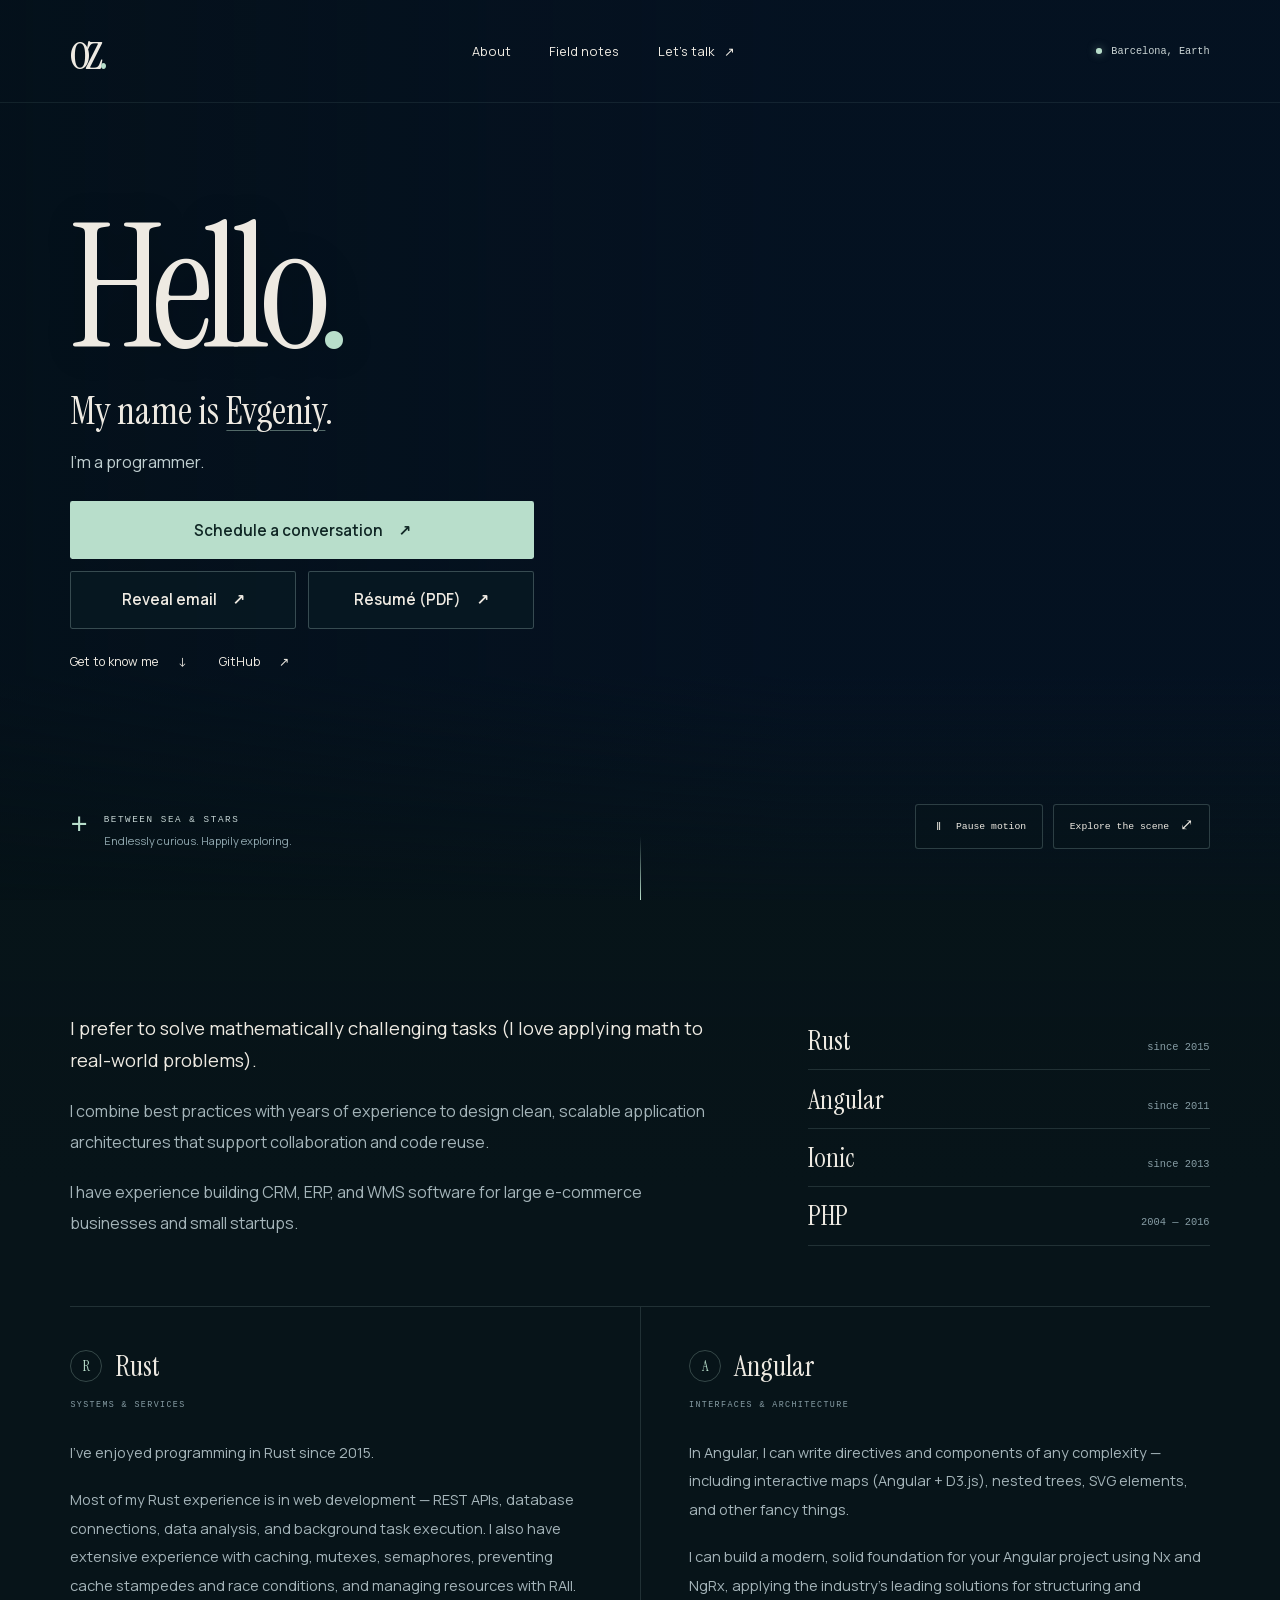
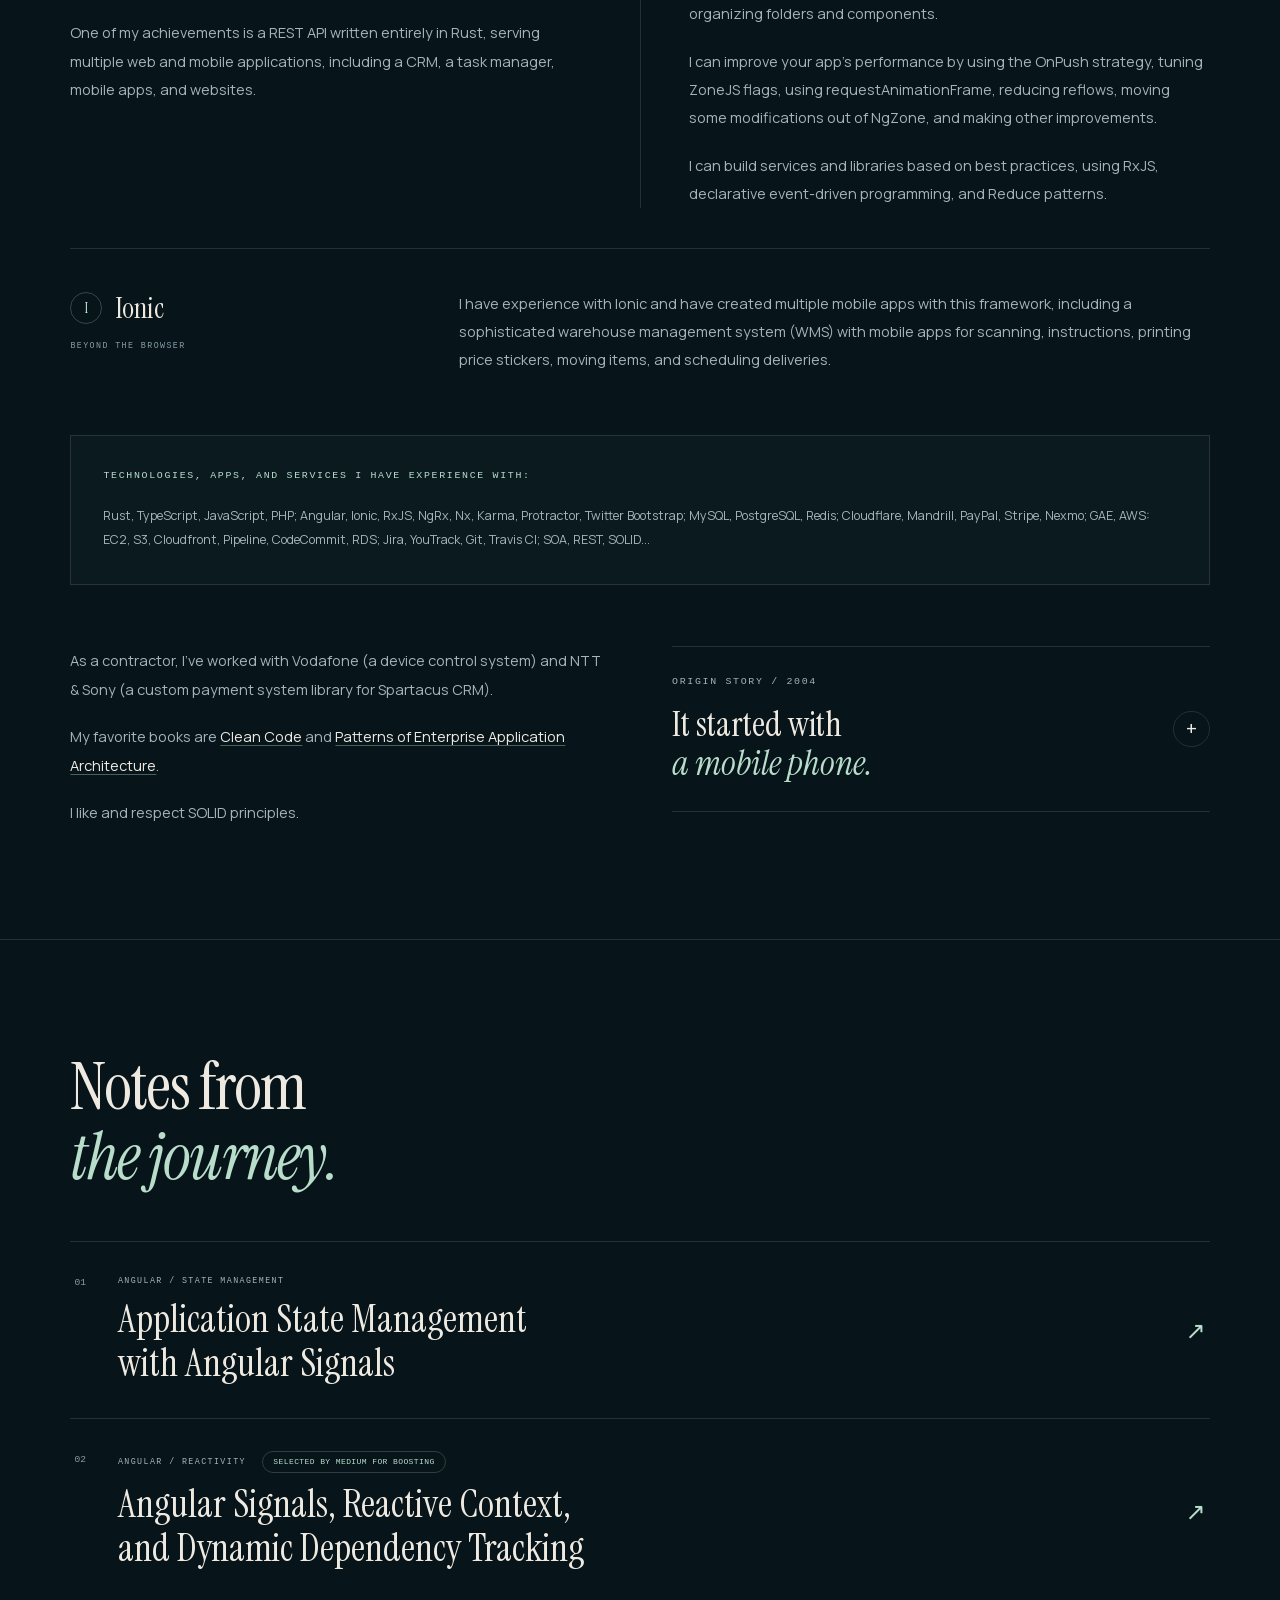
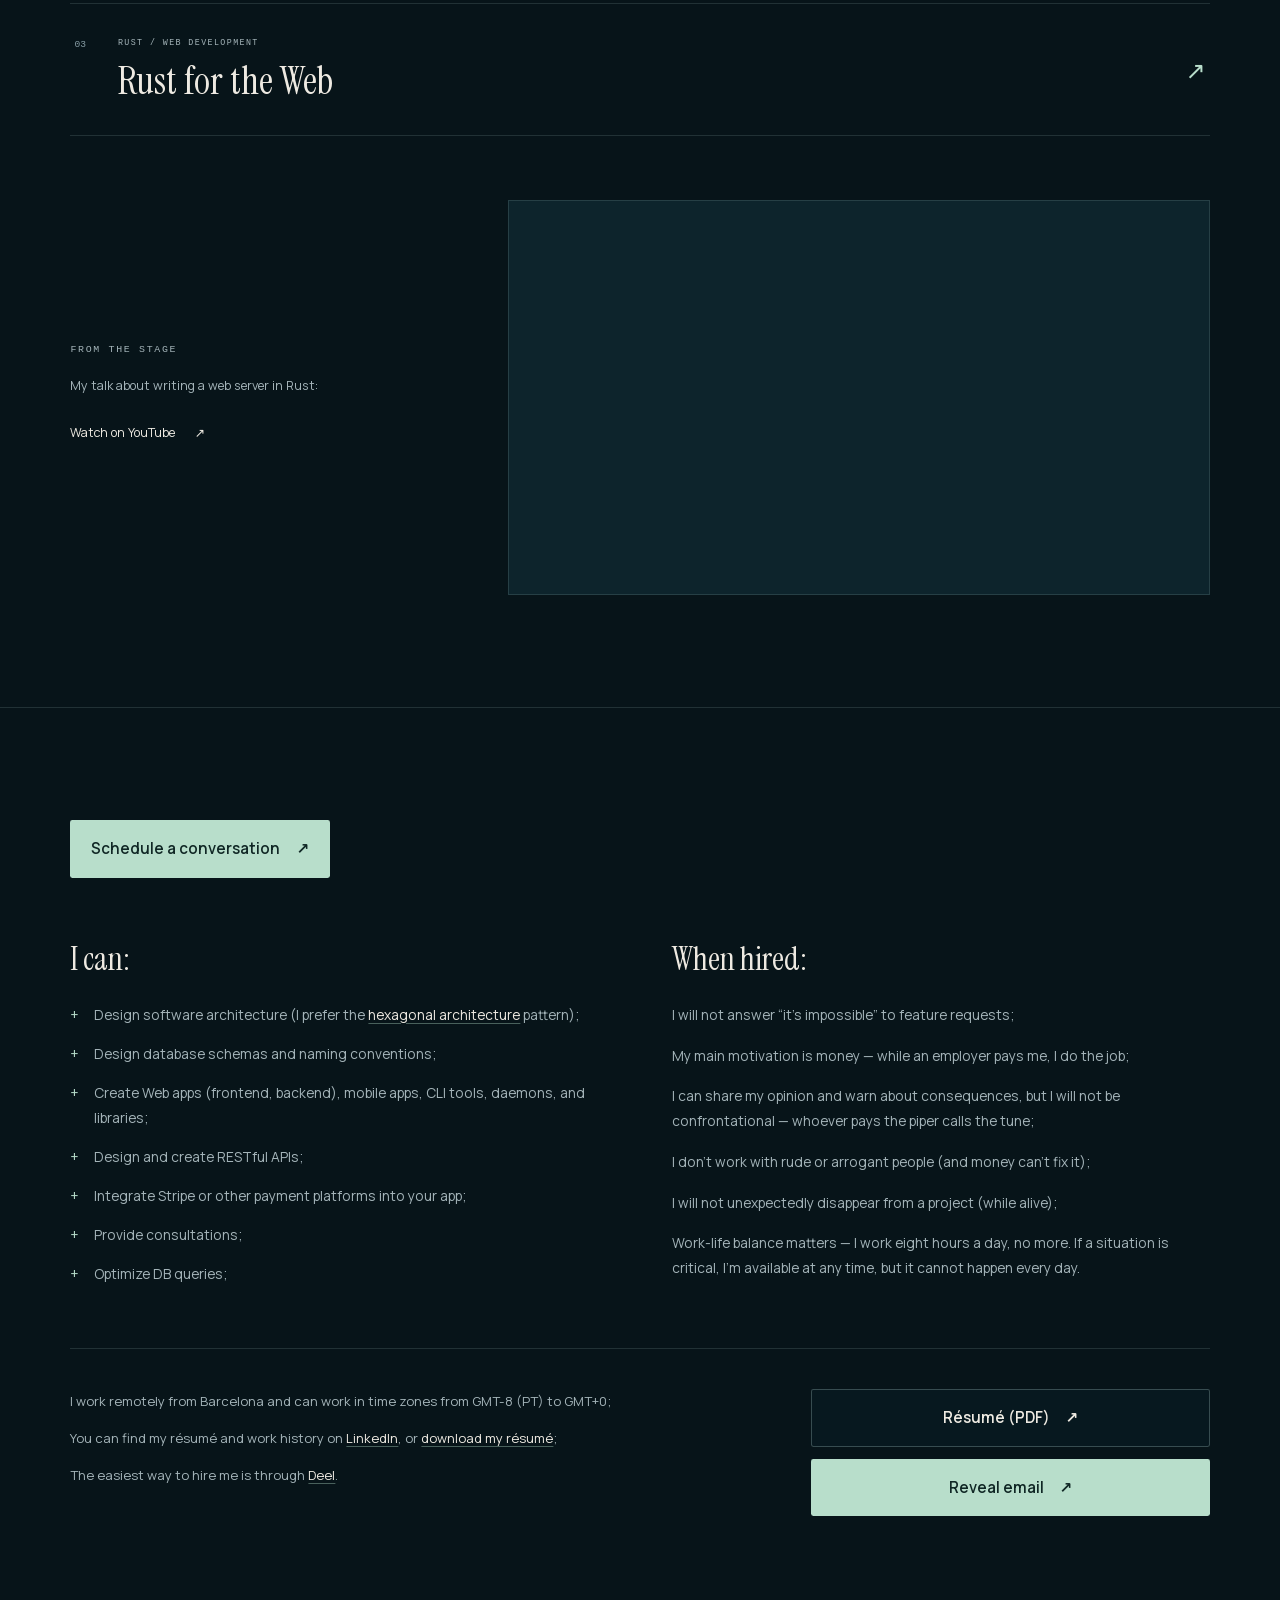
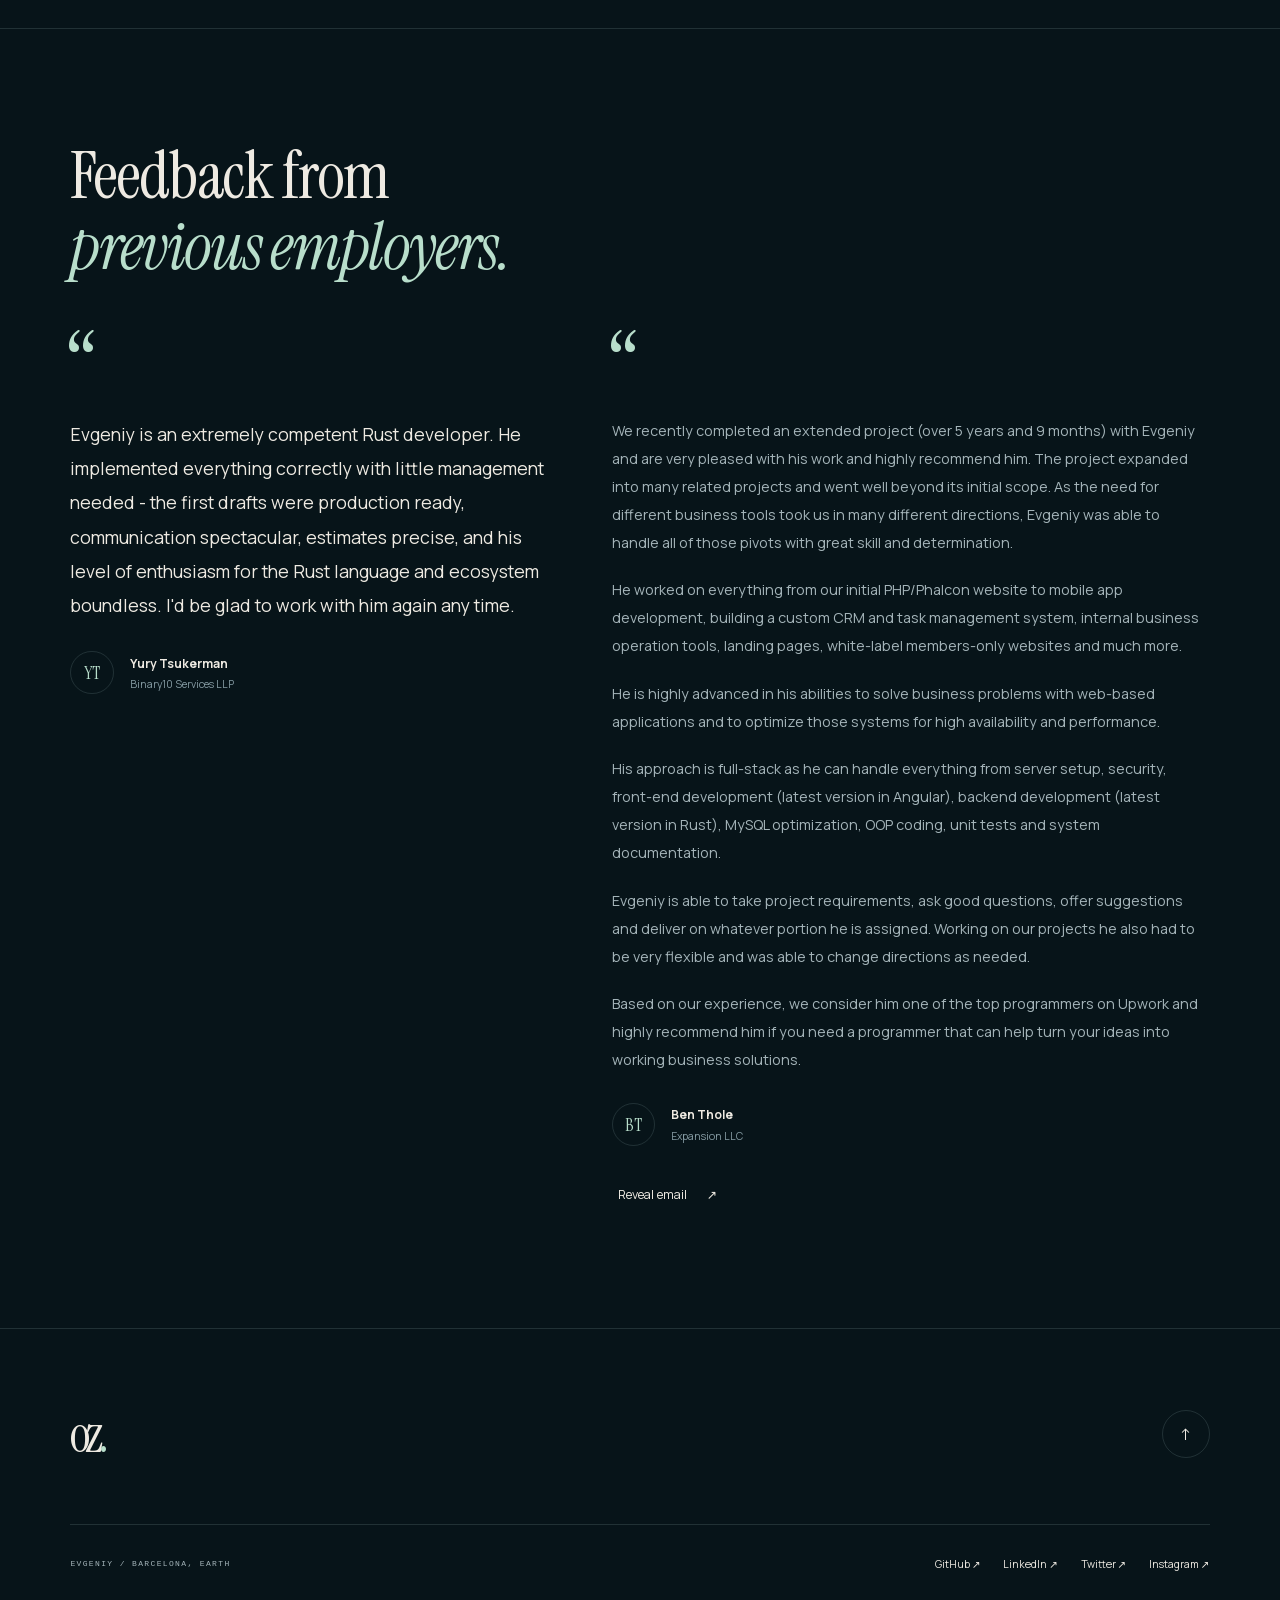
<file: index.html>
<!DOCTYPE html>
<html lang="en">
<head>
  <meta charset="UTF-8">
  <meta name="viewport" content="width=device-width, initial-scale=1, viewport-fit=cover">
  <meta name="theme-color" content="#071419">
  <meta name="description" content="Evgeniy (OZ). Programmer in Barcelona. Rust, Angular, Ionic, software architecture, and a love of solving real-world problems with math.">
  <meta property="og:title" content="Evgeniy / OZ — Between sea & stars">
  <meta property="og:description" content="Evgeniy (OZ). Rust, Angular, Ionic, and software architecture.">
  <meta property="og:type" content="website">
  <meta property="og:url" content="https://jamm.dev/">
  <meta property="og:image" content="https://jamm.dev/assets/pelagic-orbit.jpg?v=3d-32">
  <title>Evgeniy / OZ — Between sea & stars</title>
  <link rel="icon" href="./favicon.png" type="image/png">
  <link rel="preload" href="./assets/fonts/instrument-serif.woff2" as="font" type="font/woff2" crossorigin>
  <link rel="preload" href="./assets/fonts/manrope.woff2" as="font" type="font/woff2" crossorigin>
  <link rel="stylesheet" href="./styles.css?v=3d-32">
  <script type="module" src="./js/site.js?v=3d-33"></script>
</head>
<body>
  <a class="skip-link" href="#about">Skip to content</a>

  <div class="scene" id="scene" aria-hidden="true" data-renderer="still">
    <picture class="scene-poster">
      <img src="./assets/pelagic-orbit.jpg?v=3d-32" width="1672" height="941" alt="" fetchpriority="high" decoding="async">
    </picture>
    <canvas id="scene-canvas"></canvas>
    <div class="scene-shade"></div>
  </div>

  <header class="site-header" id="top">
    <a href="#top" class="wordmark" aria-label="OZ — back to top">oz<span aria-hidden="true">.</span></a>
    <nav aria-label="Main navigation">
      <a href="#about">About</a>
      <a href="#notes">Field notes</a>
      <a href="#contact">Let’s talk <span aria-hidden="true">↗</span></a>
    </nav>
    <span class="location"><span class="status-dot" aria-hidden="true"></span>Barcelona, Earth</span>
  </header>

  <main id="page-content">
    <section class="hero" aria-labelledby="hello-title" id="hero">
      <div class="hero-content">
        <h1 id="hello-title">Hello<span class="accent">.</span></h1>
        <p class="hero-name">My name is <a href="https://en.wikipedia.org/wiki/Eugene_(given_name)" target="_blank" rel="noopener noreferrer">Evgeniy</a>.</p>
        <p class="hero-role">I’m a programmer.</p>
        <div class="hero-actions">
          <a class="button button-primary contact-action schedule-action" href="https://calendly.com/e-oz" target="_blank" rel="noopener noreferrer">Schedule a conversation <span aria-hidden="true">↗</span></a>
          <button class="button button-glass contact-action" type="button" hidden data-email="oz at jamm_dotdev" data-test-id="hero-email">Reveal email <span aria-hidden="true">↗</span></button>
          <a class="button button-glass contact-action" href="./resume.pdf">Résumé (PDF) <span aria-hidden="true">↗</span></a>
          <noscript><p>Email: oz [at] jamm [dot] dev</p></noscript>
        </div>
        <div class="hero-links">
          <a class="text-link" href="#about">Get to know me <span aria-hidden="true">↓</span></a>
          <a class="text-link" href="https://github.com/e-oz" target="_blank" rel="noopener noreferrer">GitHub <span aria-hidden="true">↗</span></a>
        </div>
      </div>
      <div class="hero-footer">
        <div class="hero-caption"><span class="crosshair" aria-hidden="true">+</span><div><span class="eyebrow">Between sea & stars</span><p>Endlessly curious. Happily exploring.</p></div></div>
        <div class="scene-controls">
          <button class="motion-button" type="button" data-motion-toggle hidden data-paused="false"><span data-motion-icon aria-hidden="true">Ⅱ</span><span data-motion-label>Pause motion</span></button>
          <button class="explore-button" type="button" id="explore-scene" hidden>Explore the scene <span aria-hidden="true">⤢</span></button>
        </div>
      </div>
      <a class="scroll-cue" href="#about" aria-label="Scroll to about"><span></span></a>
    </section>

    <div class="reading-surface">
      <section class="section about-section" id="about" aria-label="About Evgeniy">
        <div class="about-intro">
          <div class="prose intro-prose">
            <p>I prefer to solve mathematically challenging tasks (I love applying math to real-world problems).</p>
            <p>I combine best practices with years of experience to design clean, scalable application architectures that support collaboration and code reuse.</p>
            <p>I have experience building CRM, ERP, and WMS software for large e-commerce businesses and small startups.</p>
          </div>
          <dl class="experience-list">
            <div><dt>Rust</dt><dd>since 2015</dd></div>
            <div><dt>Angular</dt><dd>since 2011</dd></div>
            <div><dt>Ionic</dt><dd>since 2013</dd></div>
            <div><dt>PHP</dt><dd>2004 — 2016</dd></div>
          </dl>
        </div>
        <div class="expertise-grid">
          <article class="expertise-block">
            <div class="block-heading"><span class="orbital-mark" aria-hidden="true">R</span><h3>Rust</h3><span class="eyebrow">Systems & services</span></div>
            <div class="prose">
              <p>I’ve enjoyed programming in Rust since 2015.</p>
              <p>Most of my Rust experience is in web development — REST APIs, database connections, data analysis, and background task execution. I also have extensive experience with caching, mutexes, semaphores, preventing cache stampedes and race conditions, and managing resources with RAII.</p>
              <p>One of my achievements is a REST API written entirely in Rust, serving multiple web and mobile applications, including a CRM, a task manager, mobile apps, and websites.</p>
            </div>
          </article>
          <article class="expertise-block">
            <div class="block-heading"><span class="orbital-mark" aria-hidden="true">A</span><h3>Angular</h3><span class="eyebrow">Interfaces & architecture</span></div>
            <div class="prose">
              <p>In Angular, I can write directives and components of any complexity — including interactive maps (Angular + D3.js), nested trees, SVG elements, and other fancy things.</p>
              <p>I can build a modern, solid foundation for your Angular project using Nx and NgRx, applying the industry’s leading solutions for structuring and organizing folders and components.</p>
              <p>I can improve your app’s performance by using the OnPush strategy, tuning ZoneJS flags, using requestAnimationFrame, reducing reflows, moving some modifications out of NgZone, and making other improvements.</p>
              <p>I can build services and libraries based on best practices, using RxJS, declarative event-driven programming, and Reduce patterns.</p>
            </div>
          </article>
          <article class="expertise-block ionic-block">
            <div class="block-heading"><span class="orbital-mark" aria-hidden="true">I</span><h3>Ionic</h3><span class="eyebrow">Beyond the browser</span></div>
            <div class="prose"><p>I have experience with Ionic and have created multiple mobile apps with this framework, including a sophisticated warehouse management system (WMS) with mobile apps for scanning, instructions, printing price stickers, moving items, and scheduling deliveries.</p></div>
          </article>
        </div>
        <div class="toolkit prose">
          <h3 class="eyebrow">Technologies, apps, and services I have experience with:</h3>
          <p>Rust, TypeScript, JavaScript, PHP; Angular, Ionic, RxJS, NgRx, Nx, Karma, Protractor, Twitter Bootstrap; MySQL, PostgreSQL, Redis; Cloudflare, Mandrill, PayPal, Stripe, Nexmo; GAE, AWS: EC2, S3, Cloudfront, Pipeline, CodeCommit, RDS; Jira, YouTrack, Git, Travis CI; SOA, REST, SOLID...</p>
        </div>
        <div class="principles-grid">
          <div class="prose"><p>As a contractor, I’ve worked with Vodafone (a device control system) and NTT &amp; Sony (a custom payment system library for Spartacus CRM).</p><p>My favorite books are <a href="https://www.oreilly.com/library/view/clean-code/9780136083238/" target="_blank" rel="noopener noreferrer">Clean Code</a> and <a href="https://martinfowler.com/books/eaa.html" target="_blank" rel="noopener noreferrer">Patterns of Enterprise Application Architecture</a>.</p><p>I like and respect SOLID principles.</p></div>
          <aside class="story">
            <details data-test-id="story">
              <summary><span><span class="eyebrow">Origin story / 2004</span><span class="story-title">It started with<br><em>a mobile phone.</em></span></span><span class="details-indicator" aria-hidden="true">+</span></summary>
              <div class="prose story-copy">
                <p>My passion for programming started at school.</p>
                <p>In 2004, I started earning money by making websites.</p>
                <p>One of my first tools was an FTP editor — a tool for uploading, removing, and editing files (mostly PHP scripts). It was designed for use on a mobile phone (in 2004, not every Russian youngster had a computer, so “mobile-first” was more than a motto for us).</p>
                <p>The most interesting part: I had just three hours of computer access to develop it. I wrote the rest of the code using the editor itself — yes, from a mobile phone.</p>
                <p>This tool helped dozens of people create their first websites (or WAP sites).</p>
                <p>It was challenging but extremely rewarding.</p>
              </div>
            </details>
          </aside>
        </div>
      </section>

      <section class="section notes-section" id="notes" aria-labelledby="notes-title">
        <div class="section-heading"><h2 id="notes-title">Notes from<br><em>the journey.</em></h2></div>
        <div class="article-list">
          <a class="article" href="https://medium.com/@eugeniyoz/application-state-management-with-angular-signals-b9c8b3a3afd7" target="_blank" rel="noopener noreferrer"><span class="article-number">01</span><div><p class="eyebrow">Angular / State management</p><h3>Application State Management<br>with Angular Signals</h3></div><span class="article-arrow" aria-hidden="true">↗</span></a>
          <a class="article" href="https://medium.com/@eugeniyoz/angular-signals-reactive-context-and-dynamic-dependency-tracking-d2d6100568b0" target="_blank" rel="noopener noreferrer"><span class="article-number">02</span><div><p class="eyebrow">Angular / Reactivity <span class="article-badge">Selected by Medium for boosting</span></p><h3>Angular Signals, Reactive Context,<br>and Dynamic Dependency Tracking</h3></div><span class="article-arrow" aria-hidden="true">↗</span></a>
          <a class="article" href="https://medium.com/@eugeniyoz/restful-api-in-rust-impressions-63250d611d15" target="_blank" rel="noopener noreferrer"><span class="article-number">03</span><div><p class="eyebrow">Rust / Web development</p><h3>Rust for the Web</h3></div><span class="article-arrow" aria-hidden="true">↗</span></a>
        </div>
        <div class="talk-grid">
          <div class="talk-heading"><p class="eyebrow">From the stage</p><p>My talk about writing a web server in Rust:</p><a class="text-link" href="https://www.youtube.com/watch?v=pYflrrJu9PI" target="_blank" rel="noopener noreferrer">Watch on YouTube <span aria-hidden="true">↗</span></a></div>
          <div class="video-frame"><iframe data-test-id="rust-talk" width="560" height="315" src="https://www.youtube.com/embed/pYflrrJu9PI" title="Evgeniy’s talk about writing a web server in Rust" loading="lazy" allow="accelerometer; autoplay; encrypted-media; gyroscope; picture-in-picture; web-share" referrerpolicy="strict-origin-when-cross-origin" allowfullscreen></iframe></div>
        </div>
      </section>

      <section class="section contact-section" id="contact" aria-label="Working together">
        <div class="section-heading contact-heading"><a class="button button-primary contact-action" href="https://calendly.com/e-oz" target="_blank" rel="noopener noreferrer">Schedule a conversation <span aria-hidden="true">↗</span></a></div>
        <div class="work-grid">
          <div class="work-column"><h3>I can:</h3><ul class="service-list">
            <li>Design software architecture (I prefer the <a href="https://en.wikipedia.org/wiki/Hexagonal_architecture_(software)" target="_blank" rel="noopener noreferrer">hexagonal architecture</a> pattern);</li>
            <li>Design database schemas and naming conventions;</li>
            <li>Create Web apps (frontend, backend), mobile apps, CLI tools, daemons, and libraries;</li>
            <li>Design and create RESTful APIs;</li>
            <li>Integrate Stripe or other payment platforms into your app;</li>
            <li>Provide consultations;</li>
            <li>Optimize DB queries;</li>
          </ul></div>
          <div class="work-column"><h3>When hired:</h3><ul class="terms-list">
            <li>I will not answer “it’s impossible” to feature requests;</li>
            <li>My main motivation is money — while an employer pays me, I do the job;</li>
            <li>I can share my opinion and warn about consequences, but I will not be confrontational — whoever pays the piper calls the tune;</li>
            <li>I don’t work with rude or arrogant people (and money can’t fix it);</li>
            <li>I will not unexpectedly disappear from a project (while alive);</li>
            <li>Work-life balance matters — I work eight hours a day, no more. If a situation is critical, I’m available at any time, but it cannot happen every day.</li>
          </ul></div>
        </div>
        <div class="contact-strip">
          <div class="prose"><p>I work remotely from Barcelona and can work in time zones from GMT-8 (PT) to GMT+0;</p><p>You can find my résumé and work history on <a href="https://www.linkedin.com/in/newmanoz/" target="_blank" rel="noopener noreferrer">LinkedIn</a>, or <a href="./resume.pdf">download my résumé</a>;</p><p>The easiest way to hire me is through <a href="https://deel.com/referrals/Evgenii-e7kKrWl7" target="_blank" rel="noopener noreferrer">Deel</a>.</p></div>
          <div class="contact-links"><a class="button button-glass contact-action" href="./resume.pdf">Résumé (PDF) <span aria-hidden="true">↗</span></a><button type="button" class="button button-primary contact-action" hidden data-email="oz at jamm_dotdev" data-test-id="contact-email">Reveal email <span aria-hidden="true">↗</span></button><noscript><p>Email: oz [at] jamm [dot] dev</p></noscript></div>
        </div>
      </section>

      <section class="section feedback-section" aria-labelledby="feedback-title">
        <div class="section-heading"><h2 id="feedback-title">Feedback from<br><em>previous employers.</em></h2></div>
        <div class="feedback-grid">
          <figure class="testimonial"><span class="quote-mark" aria-hidden="true">“</span><blockquote><p>Evgeniy is an extremely competent Rust developer. He implemented everything correctly with little management needed - the first drafts were production ready, communication spectacular, estimates precise, and his level of enthusiasm for the Rust language and ecosystem boundless. I'd be glad to work with him again any time.</p></blockquote><figcaption><span class="person-initials" aria-hidden="true">YT</span><span><strong>Yury Tsukerman</strong><span>Binary10 Services LLP</span></span></figcaption></figure>
          <figure class="testimonial testimonial-long"><span class="quote-mark" aria-hidden="true">“</span><blockquote>
            <p>We recently completed an extended project (over 5 years and 9 months) with Evgeniy and are very pleased with his work and highly recommend him. The project expanded into many related projects and went well beyond its initial scope. As the need for different business tools took us in many different directions, Evgeniy was able to handle all of those pivots with great skill and determination.</p>
            <p>He worked on everything from our initial PHP/Phalcon website to mobile app development, building a custom CRM and task management system, internal business operation tools, landing pages, white-label members-only websites and much more.</p>
            <p>He is highly advanced in his abilities to solve business problems with web-based applications and to optimize those systems for high availability and performance.</p>
            <p>His approach is full-stack as he can handle everything from server setup, security, front-end development (latest version in Angular), backend development (latest version in Rust), MySQL optimization, OOP coding, unit tests and system documentation.</p>
            <p>Evgeniy is able to take project requirements, ask good questions, offer suggestions and deliver on whatever portion he is assigned. Working on our projects he also had to be very flexible and was able to change directions as needed.</p>
            <p>Based on our experience, we consider him one of the top programmers on Upwork and highly recommend him if you need a programmer that can help turn your ideas into working business solutions.</p>
          </blockquote><figcaption><span class="person-initials" aria-hidden="true">BT</span><span><strong>Ben Thole</strong><span>Expansion LLC</span></span></figcaption><button class="text-link reference-email" type="button" hidden data-email="bthole at purchaseclinic_dotcom">Reveal email <span aria-hidden="true">↗</span></button><noscript><p>Email: bthole [at] purchaseclinic [dot] com</p></noscript></figure>
        </div>
      </section>

      <footer class="site-footer">
        <div class="footer-top"><a href="#top" class="wordmark" aria-label="OZ — back to top">oz<span aria-hidden="true">.</span></a><a href="#top" class="back-top" aria-label="Back to top">↑</a></div>
        <div class="footer-bottom"><span class="eyebrow">Evgeniy / Barcelona, Earth</span><nav aria-label="Social links"><a href="https://github.com/e-oz" target="_blank" rel="noopener noreferrer">GitHub ↗</a><a href="https://www.linkedin.com/in/newmanoz/" target="_blank" rel="noopener noreferrer">LinkedIn ↗</a><a href="https://twitter.com/eugeniyoz" target="_blank" rel="noopener noreferrer">Twitter ↗</a><a href="https://www.instagram.com/eugeniyoz/" target="_blank" rel="noopener noreferrer">Instagram ↗</a></nav></div>
      </footer>
    </div>
  </main>

  <dialog id="scene-dialog" aria-label="Explore the scene" data-test-id="scene-dialog">
    <div class="exploration-top"><span class="wordmark" aria-hidden="true">oz<span>.</span></span><button class="button button-glass" id="close-scene" type="button" autofocus>Back to the page <span aria-hidden="true">×</span></button></div>
    <div class="exploration-bottom"><p class="scene-instruction">Move your pointer. Follow the current.</p></div>
  </dialog>
</body>
</html>
</file>
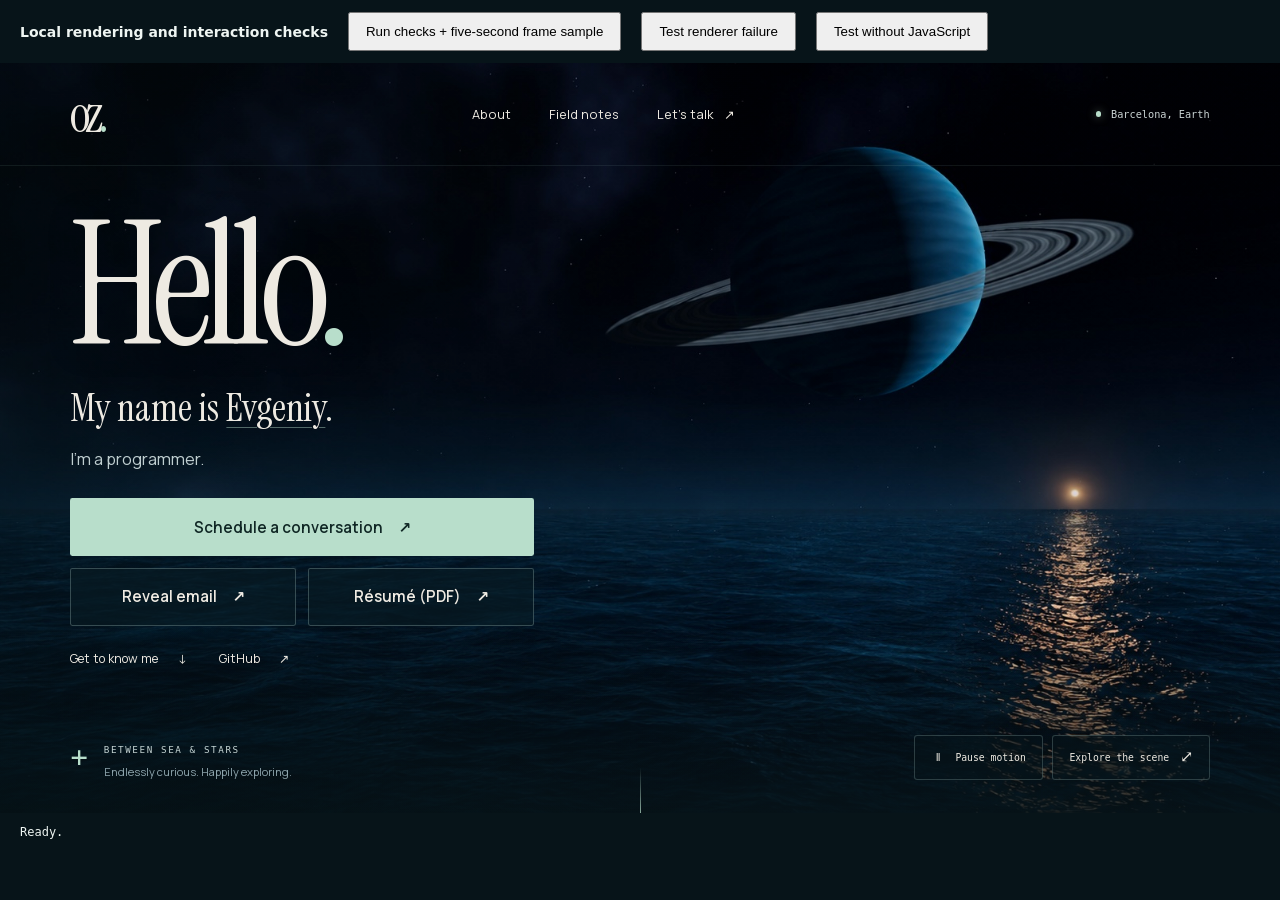
<file: tests/browser-check.html>
<!DOCTYPE html>
<html lang="en">
<head>
  <meta charset="utf-8">
  <meta name="viewport" content="width=device-width,initial-scale=1">
  <title>Local browser checks — OZ</title>
  <style>
    body { margin:0; background:#071419; color:#eef5f2; font:14px system-ui; }
    header { display:flex; align-items:center; gap:20px; padding:12px 20px; flex-wrap:wrap; }
    button { padding:10px 16px; cursor:pointer; }
    iframe { display:block; border:0; width:100%; height:calc(100vh - 150px); }
    output { display:block; white-space:pre-wrap; font:12px monospace; padding:12px 20px; }
  </style>
</head>
<body>
  <header><strong>Local rendering and interaction checks</strong><button id="run" disabled>Run checks + five-second frame sample</button><button id="fallback" disabled>Test renderer failure</button><button id="no-js">Test without JavaScript</button></header>
  <iframe src="../" title="Bio page under test"></iframe>
  <output id="results" aria-live="polite">Loading the page…</output>
  <script type="module">
    const frame = document.querySelector('iframe');
    const run = document.querySelector('#run');
    const fallback = document.querySelector('#fallback');
    const output = document.querySelector('#results');
    let noJavaScript = false;
    frame.addEventListener('load', () => {
      run.disabled = noJavaScript;
      fallback.disabled = noJavaScript;
      if (!noJavaScript) { output.textContent = 'Ready.'; return; }
      const document = frame.contentDocument;
      const passed = document.querySelector('#scene').dataset.renderer === 'still'
        && document.querySelector('#scene img').complete
        && document.querySelector('#explore-scene').hidden
        && document.querySelector('[data-email]').hidden
        && document.body.textContent.includes('oz [at] jamm [dot] dev')
        && document.querySelector('#about').getBoundingClientRect().height > 0;
      output.textContent = passed ? 'PASS: JavaScript disabled by iframe sandbox. Poster, biography, native story, and readable email fallback remain. Reload this check page to restore scripting.' : 'FAIL: the no-JavaScript fallback is incomplete.';
    });
    document.querySelector('#no-js').addEventListener('click', () => {
      noJavaScript = true;
      frame.setAttribute('sandbox', 'allow-same-origin');
      frame.src = '../?javascript=disabled';
      output.textContent = 'Loading with JavaScript disabled…';
    });
    const nextFrame = () => new Promise(resolve => frame.contentWindow.requestAnimationFrame(resolve));
    const check = (value, message) => { if (!value) throw new Error(message); };
    run.addEventListener('click', async () => {
      run.disabled = true;
      fallback.disabled = true;
      const document = frame.contentDocument;
      const window = frame.contentWindow;
      const scene = document.querySelector('#scene');
      const motionButton = document.querySelector('[data-motion-toggle]');
      const initiallyPaused = motionButton.getAttribute('data-paused') === 'true';
      const status = [];
      try {
        if (initiallyPaused) motionButton.click();
        const starting = performance.now();
        while ((scene.dataset.renderer !== 'worker' || scene.dataset.ship !== 'ready') && performance.now() - starting < 15000) await nextFrame();
        check(scene.dataset.renderer === 'worker', 'Worker renderer did not become ready.');
        check(scene.dataset.ship === 'ready', 'The spacecraft geometry did not become ready.');
        check(document.documentElement.scrollWidth <= window.innerWidth, 'Horizontal overflow.');
        status.push('PASS: worker rendering; no horizontal overflow.');
        const toggle = document.querySelector('[data-motion-toggle]');
        if (toggle.getAttribute('data-paused') !== 'true') toggle.click();
        check(scene.dataset.motion === 'paused', 'Pause control failed.');
        document.querySelector('#explore-scene').click();
        check(document.querySelector('#scene-dialog').open, 'Scene dialog did not open.');
        check(document.activeElement.id === 'close-scene', 'Modal focus did not reach the close button.');
        check(scene.dataset.motion === 'playing', 'Exploration did not override the page pause preference.');
        check(!document.querySelector('#scene-dialog [data-motion-toggle]'), 'Exploration contains a pause control.');
        document.querySelector('#close-scene').click();
        await nextFrame();
        check(!document.querySelector('#scene-dialog').open, 'Scene dialog did not close.');
        check(document.activeElement.id === 'explore-scene', 'Focus was not returned.');
        check(scene.dataset.motion === 'paused', 'Leaving exploration did not restore the page pause preference.');
        status.push('PASS: pause, dialog, and focus restoration.');
        const frameStyle = frame.getAttribute('style');
        try {
          for (const [width,height] of [[960,540],[540,900],[844,390],[390,844],[1000,650]]) {
            frame.style.width = `${width}px`;
            frame.style.height = `${height}px`;
            const canvas = document.querySelector('#scene-canvas');
            check(window.getComputedStyle(canvas).objectFit === 'cover', 'Pending resize frames can stretch.');
            const resizeStarted = performance.now();
            let matched = false;
            while (!matched && performance.now() - resizeStarted < 3000) {
              await nextFrame();
              const bounds = scene.getBoundingClientRect();
              const [bufferWidth,bufferHeight] = (scene.dataset.resolution || '').split('×').map(Number);
              matched = Math.abs(bufferWidth / bufferHeight - bounds.width / bounds.height) < 0.003;
            }
            check(matched, `Paused renderer did not resize to ${width} × ${height}.`);
            check(scene.dataset.motion === 'paused', 'Resizing changed the motion preference.');
          }
        } finally {
          if (frameStyle === null) frame.removeAttribute('style');
          else frame.setAttribute('style',frameStyle);
        }
        status.push('PASS: resize and orientation aspect ratios, including paused rendering.');
        const story = document.querySelector('[data-test-id="story"]');
        story.querySelector('summary').click();
        check(story.open && story.textContent.includes('three hours of computer access'), 'Story did not open.');
        story.querySelector('summary').click();
        const email = document.querySelector('[data-test-id="contact-email"]');
        if (email.tagName === 'BUTTON') email.click();
        check(document.querySelector('[data-test-id="contact-email"]').getAttribute('href') === 'mailto:oz@jamm.dev', 'Email reveal failed.');
        const heroEmail = document.querySelector('[data-test-id="hero-email"]');
        if (heroEmail.tagName === 'BUTTON') heroEmail.click();
        check(document.querySelector('[data-test-id="hero-email"]').getAttribute('href') === 'mailto:oz@jamm.dev', 'Hero email reveal failed.');
        check(document.querySelector('[data-test-id="rust-talk"]').src.endsWith('/embed/pYflrrJu9PI'), 'YouTube video changed.');
        status.push('PASS: story, email, and original YouTube video.');
        if (toggle.getAttribute('data-paused') === 'true') toggle.click();
        document.querySelector('#contact').scrollIntoView({behavior:'instant'});
        for (let count = 0; count < 5; count += 1) await nextFrame();
        check(scene.dataset.motion === 'paused', 'Rendering continued away from the hero.');
        document.querySelector('#top').scrollIntoView({behavior:'instant'});
        for (let count = 0; count < 5; count += 1) await nextFrame();
        check(scene.dataset.motion === 'playing', 'Rendering did not resume at the hero.');
        status.push('PASS: scene stops while reading and resumes at the top.');
        document.querySelector('#explore-scene').click();
        output.textContent = status.join('\n') + '\nSampling main-thread frame timing with pointer movement for five seconds…';
        const longTasks = [];
        let observer;
        if (window.PerformanceObserver.supportedEntryTypes.includes('longtask')) {
          observer = new window.PerformanceObserver(list => { longTasks.push(...list.getEntries().map(entry => entry.duration)); });
          observer.observe({type:'longtask'});
        }
        const samples = [];
        const sceneTimeAtStart = Number(scene.dataset.elapsed || 0);
        const sampleStart = await nextFrame();
        let previous = sampleStart;
        while (previous - sampleStart < 5000) {
          const now = await nextFrame();
          document.querySelector('#scene-dialog').dispatchEvent(new window.PointerEvent('pointermove', {
            bubbles: true,
            pointerType: 'mouse',
            clientX: window.innerWidth * (0.5 + Math.sin((now - sampleStart) / 500) * 0.4),
            clientY: window.innerHeight * (0.5 + Math.cos((now - sampleStart) / 700) * 0.35),
          }));
          samples.push(now - previous);
          previous = now;
        }
        observer?.disconnect();
        check(Number(scene.dataset.elapsed) > sceneTimeAtStart, 'The scene animation clock did not advance during exploration.');
        const sorted = samples.toSorted((a,b) => a-b);
        const p95 = sorted[Math.floor(sorted.length * .95)];
        status.push(`Main thread: ${samples.length} frames / ${(previous-sampleStart).toFixed(0)} ms; p95 interval ${p95.toFixed(1)} ms; ${longTasks.length} long tasks.`);
        status.push(`Scene worker: ${scene.dataset.fps} fps; ${scene.dataset.cpuMs} ms CPU per frame; ${scene.dataset.drawCalls} draw calls; ${scene.dataset.triangles} triangles.`);
        status.push(`Viewport: ${window.innerWidth} × ${window.innerHeight}. Drawing buffer: ${scene.dataset.resolution}. Quality: ${scene.dataset.quality}. MSAA: ${scene.dataset.antialias}×.`);
        output.textContent = status.join('\n');
      } catch (error) { output.textContent = status.join('\n') + '\nFAIL: ' + error.message; }
      finally {
        document.querySelector('#scene-dialog').close();
        if ((motionButton.getAttribute('data-paused') === 'true') !== initiallyPaused) motionButton.click();
        run.disabled = false;
        fallback.disabled = false;
      }
    });
    fallback.addEventListener('click', async () => {
      const document = frame.contentDocument;
      const scene = document.querySelector('#scene');
      const module = await fetch('../js/scene-worker.js').then(response => response.text());
      if (!module.includes("type: 'unavailable'")) { output.textContent = 'FAIL: renderer has no failure signal.'; return; }
      // A separate canvas exercises the same worker's initialization-failure path.
      const canvas = document.createElement('canvas');
      canvas.width = 16; canvas.height = 16;
      const offscreen = canvas.transferControlToOffscreen();
      const source = `OffscreenCanvas.prototype.getContext = () => null; await import(${JSON.stringify(new URL('../js/scene-worker.js', location.href).href)}); postMessage({type:'harness-ready'});`;
      const workerUrl = URL.createObjectURL(new Blob([source], {type:'text/javascript'}));
      const worker = new Worker(workerUrl, {type:'module'});
      worker.addEventListener('message', event => {
        if (event.data.type === 'harness-ready') {
          worker.postMessage({type:'init',canvas:offscreen,viewport:{width:16,height:16,pixelRatio:1,compact:true},running:false,imageUrl:new URL('../assets/pelagic-orbit.jpg',location.href).href},[offscreen]);
          return;
        }
        output.textContent = event.data.type === 'unavailable' ? 'PASS: worker reports unavailable when WebGL cannot start; the poster remains a separate loaded image.\nPoster complete: ' + scene.querySelector('img').complete : 'FAIL: unexpected renderer response.';
        worker.terminate(); URL.revokeObjectURL(workerUrl);
      });
    });
  </script>
</body>
</html>
</file>
<file: styles.css>
@font-face{font-family:Instrument Serif;src:url('./assets/fonts/instrument-serif.woff2') format('woff2');font-style:normal;font-weight:400;font-display:swap}
@font-face{font-family:Instrument Serif;src:url('./assets/fonts/instrument-serif-italic.woff2') format('woff2');font-style:italic;font-weight:400;font-display:swap}
@font-face{font-family:Manrope;src:url('./assets/fonts/manrope.woff2') format('woff2');font-style:normal;font-weight:400 700;font-display:swap}

:root {
  color-scheme: dark;
  --ink: #eeeae2;
  --muted: #a4b4b9;
  --faint: #879da5;
  --accent: #b8decb;
  --deep: #071419;
  --surface: #0b1c22;
  --line: #b5d6d326;
  --serif: 'Instrument Serif', Georgia, serif;
  --sans: Manrope, system-ui, sans-serif;
  --mono: 'SFMono-Regular', Consolas, monospace;
  --page-width: 80rem;
  --gutter: max(clamp(1.5rem, 5.5vw, 6rem), env(safe-area-inset-left), env(safe-area-inset-right));
}

*, *::before, *::after { box-sizing: border-box; }
html { scroll-behavior: smooth; scroll-padding-top: 6rem; background: var(--deep); }
body { margin: 0; color: var(--ink); font-family: var(--sans); font-size: 1rem; -webkit-font-smoothing: antialiased; }
h1,h2,h3,p,ul,dl,dd,figure,blockquote { margin: 0; }
button,a { -webkit-tap-highlight-color: transparent; }
button { color: inherit; font: inherit; cursor: pointer; }
a { color: inherit; text-decoration: none; }
a,button { touch-action: manipulation; }
button:disabled { cursor: default; }
button { border: 0; }
img { display: block; max-width: 100%; }
[hidden] { display: none !important; }
::selection { background: var(--accent); color: var(--deep); }
:focus-visible { outline: 2px solid var(--accent); outline-offset: .4rem; border-radius: .15rem; }
.skip-link { position: fixed; left: 1rem; top: -5rem; z-index: 10; padding: 1rem 1.5rem; background: var(--accent); color: var(--deep); }
.skip-link:focus { top: 1rem; }

.scene { position: fixed; inset: 0; z-index: -1; background: var(--deep); overflow: hidden; pointer-events: none; }
.scene-poster,.scene-poster img,.scene canvas,.scene-shade { position: absolute; inset: 0; width: 100%; height: 100%; }
.scene-poster img { object-fit: cover; object-position: 50% 50%; }
.scene canvas { object-fit: cover; opacity: 0; transition: opacity 1.2s ease; }
.scene[data-renderer='worker'] canvas { opacity: 1; }
.scene-shade { background: linear-gradient(90deg, #04101375, #0410130a 62%), linear-gradient(0deg, #071419d9, transparent 25%); }
.site-header { position: absolute; top: 0; left: 0; width: 100%; z-index: 2; display: flex; align-items: center; justify-content: space-between; gap: 2rem; padding: 1.6rem var(--gutter); border-bottom: 1px solid #b5d6d317; }
.wordmark { display: inline-flex; font-family: var(--serif); font-size: 3.2rem; letter-spacing: -.1em; line-height: 1; align-items: baseline; padding-right: .4rem; }
.wordmark span { color: var(--accent); }
.site-header nav { display: flex; gap: 2.4rem; align-items: center; font-size: .8rem; }
.site-header nav a { padding-block: .6rem; transition: color .2s; }
.site-header nav a:hover,.footer-bottom a:hover { color: var(--accent); }
.site-header nav a:last-child { display: flex; gap: .6rem; }
.location { display: flex; gap: .6rem; align-items: center; font-family: var(--mono); font-size: .64rem; color: #cad4d4; }
.status-dot { width: .35rem; height: .35rem; border-radius: 50%; background: var(--accent); box-shadow: 0 0 9px #b8decb80; }
.hero { min-height: 48rem; height: 100svh; max-height: 76rem; position: relative; display: flex; flex-direction: column; justify-content: center; padding: 8rem var(--gutter) 10rem; }
.hero-content { display: flex; flex-direction: column; align-items: flex-start; max-width: 45rem; }
.eyebrow { font-family: var(--mono); font-size: .62rem; font-weight: 400; line-height: 1.7; text-transform: uppercase; letter-spacing: .17em; color: var(--muted); }
.hero-eyebrow { display: flex; align-items: center; gap: .85rem; color: #c0d1d0; }
.small-line { width: 1.8rem; height: 1px; background: var(--accent); }
h1 { font-family: var(--serif); font-size: clamp(8rem, 13.5vw, 15rem); font-weight: 400; line-height: 1.07; letter-spacing: -.055em; padding-top: .7rem; text-shadow: 0 2px 35px #04101335; }
.accent { color: var(--accent); }
.hero-name { font-size: clamp(1.7rem, 3vw, 2.8rem); font-family: var(--serif); line-height: 1.3; padding-top: .3rem; }
.hero-name a { text-underline-offset: .16em; text-decoration: underline; text-decoration-thickness: 1px; text-decoration-color: #b8decb70; }
.hero-role { padding-top: .8rem; font-size: 1.03rem; color: #bfced0; }
.hero-actions { display: grid; grid-template-columns: repeat(2, minmax(0, 1fr)); gap: .75rem; width: min(100%, 29rem); padding-top: 1.8rem; }
.hero-links { display: flex; gap: 2rem; padding-top: .8rem; }
.schedule-action { grid-column: 1 / -1; }
.hero-actions noscript { grid-column: 1 / -1; font-size: .85rem; }
.button { display: inline-flex; align-items: center; justify-content: center; gap: 1.8rem; min-height: 3.15rem; padding: .85rem 1.3rem; font-size: .73rem; font-weight: 600; border: 1px solid transparent; border-radius: .15rem; transition: background .2s, border-color .2s; }
.button-primary { background: var(--accent); color: #102725; }
.button-primary:hover { background: #d0ecdf; }
.button.contact-action { font-size: .95rem; min-height: 3.6rem; padding: .95rem 1.25rem; gap: 1rem; }
.contact-links { gap: .75rem; }
.text-link { display: inline-flex; align-items: center; justify-content: space-between; gap: 1.2rem; font-size: .78rem; line-height: 1.6; padding-block: .65rem; background: none; }
.text-link:hover { color: var(--accent); }
.hero-footer { position: absolute; bottom: 3.2rem; left: var(--gutter); right: var(--gutter); display: flex; justify-content: space-between; gap: 2rem; align-items: center; }
.hero-caption { display: flex; gap: 1rem; align-items: center; }
.hero-caption .eyebrow { color: #c5d4d3; font-size: .58rem; }
.hero-caption p { color: #8fa6ae; font-size: .7rem; padding-top: .35rem; }
.crosshair { color: var(--accent); font-family: var(--mono); font-size: 1.8rem; font-weight: 400; }
.scene-controls { display: flex; align-items: center; gap: .6rem; }
.motion-button,.explore-button { display: inline-flex; align-items: center; gap: .65rem; min-height: 2.8rem; background: #06151b80; border: 1px solid #c5e5df35; padding: .7rem 1rem; font-family: var(--mono); font-size: .61rem; border-radius: .2rem; transition: background .2s; }
.motion-button:hover,.explore-button:hover { background: #13313bec; }
.motion-button [data-motion-icon] { font-family: var(--sans); width: .85rem; }
.explore-button span { font-size: 1rem; line-height: 1; }
.scroll-cue { position: absolute; bottom: 0; left: calc(50% - 1rem); display: grid; place-items: center; width: 2rem; height: 4rem; }
.scroll-cue span { height: 100%; width: 1px; background: linear-gradient(transparent, var(--accent)); }

.reading-surface { position: relative; background: linear-gradient(#071419ef, #071419 18rem); }
.section { max-width: var(--page-width); margin-inline: auto; padding: 7rem var(--gutter); display: flex; flex-direction: column; gap: 3.8rem; border-bottom: 1px solid var(--line); }
.section-heading { display: flex; flex-direction: column; gap: 1.2rem; }
.section-number { color: var(--accent); padding-right: 1.1rem; }
h2 { font-family: var(--serif); font-size: clamp(3rem, 5.2vw, 5.6rem); line-height: 1.06; font-weight: 400; letter-spacing: -.025em; }
h2 em { font-weight: 400; color: var(--accent); }
.about-intro { display: grid; grid-template-columns: 1.6fr 1fr; gap: 6rem; }
.prose { display: flex; flex-direction: column; gap: 1.2rem; font-size: .91rem; line-height: 1.95; color: var(--muted); overflow-wrap: break-word; }
.prose a,.service-list a { color: var(--ink); text-decoration: underline; text-underline-offset: .2em; text-decoration-color: #b8decb60; transition: color .2s; }
.prose a:hover,.service-list a:hover { color: var(--accent); }
.intro-prose { font-size: 1rem; }
.intro-prose p:first-child { color: var(--ink); font-size: 1.15rem; line-height: 1.75; }
.experience-list { display: flex; flex-direction: column; align-self: start; }
.experience-list div { display: flex; align-items: baseline; justify-content: space-between; gap: 1rem; padding: .7rem 0; border-bottom: 1px solid var(--line); }
.experience-list dt { font-size: 1.7rem; font-family: var(--serif); }
.experience-list dd { color: var(--faint); font-family: var(--mono); font-size: .65rem; }
.expertise-grid { display: grid; grid-template-columns: 1fr 1fr; border-top: 1px solid var(--line); }
.expertise-block { padding-top: 2.5rem; display: flex; flex-direction: column; gap: 1.6rem; }
.expertise-block:nth-child(1) { padding-right: 3rem; }
.expertise-block:nth-child(2) { padding-left: 3rem; border-left: 1px solid var(--line); }
.block-heading { display: flex; align-items: center; gap: .8rem; flex-wrap: wrap; }
.orbital-mark { border: 1px solid #8eada456; color: var(--accent); width: 2rem; height: 2rem; display: grid; place-items: center; border-radius: 50%; font-family: var(--serif); font-size: .9rem; }
.block-heading h3 { font-size: 1.8rem; font-family: var(--serif); font-weight: 400; }
.block-heading .eyebrow { flex-basis: 100%; font-size: .52rem; color: var(--faint); }
.ionic-block { grid-column: 1 / -1; display: grid; grid-template-columns: 1fr 2.2fr; align-items: start; gap: 3rem; border-top: 1px solid var(--line); padding-top: 2.5rem; margin-top: 2.5rem; }
.ionic-block .block-heading { justify-content: flex-start; }
.toolkit { padding: 2rem; border: 1px solid var(--line); background: #10242a60; font-size: .78rem; }
.toolkit h3 { color: var(--accent); }
.principles-grid { display: grid; grid-template-columns: 1fr 1fr; gap: 4rem; align-items: start; }
.story { border-block: 1px solid var(--line); }
summary { list-style: none; cursor: pointer; display: flex; align-items: center; justify-content: space-between; gap: 1rem; padding: 1.7rem 0; }
summary::-webkit-details-marker { display: none; }
summary > span:first-child { display: flex; flex-direction: column; gap: .85rem; }
.story-title { font-family: var(--serif); font-size: 2.2rem; line-height: 1.12; }
.story-title em { color: var(--accent); }
.details-indicator { border: 1px solid var(--line); border-radius: 50%; width: 2.3rem; height: 2.3rem; display: grid; place-items: center; font-size: 1.2rem; flex-shrink: 0; }
details[open] .details-indicator { transform: rotate(45deg); }
.story-copy { padding-bottom: 2rem; }
.notes-section { gap: 3rem; }
.article-list { display: flex; flex-direction: column; border-top: 1px solid var(--line); }
.article { display: flex; gap: 2rem; align-items: center; padding: 2rem .25rem; border-bottom: 1px solid var(--line); transition: background .2s; }
.article:hover { background: #15313865; }
.article-number { color: var(--faint); font-family: var(--mono); font-size: .6rem; align-self: flex-start; padding-top: .2rem; }
.article > div { flex: 1; }
.article .eyebrow { font-size: .52rem; display: flex; flex-wrap: wrap; align-items: center; gap: 1rem; }
.article h3 { font-family: var(--serif); font-size: clamp(1.65rem, 3vw, 2.8rem); line-height: 1.15; padding-top: .6rem; font-weight: 400; }
.article-arrow { font-size: 1.5rem; color: var(--accent); }
.article-badge { color: var(--accent); border: 1px solid #b8decb36; border-radius: 2rem; padding: .2rem .65rem; font-size: .5rem; letter-spacing: .05em; }
.talk-grid { display: grid; grid-template-columns: 1fr 1.8fr; gap: 3rem; align-items: center; padding-top: 1rem; }
.talk-heading { display: flex; flex-direction: column; align-items: flex-start; gap: 1rem; }
.talk-heading h3 { font-family: var(--serif); font-size: 2.2rem; line-height: 1.1; font-weight: 400; }
.talk-heading h3 em { color: var(--accent); }
.talk-heading > p:not(.eyebrow) { font-size: .79rem; line-height: 1.7; color: var(--muted); }
.video-frame { aspect-ratio: 16 / 9; background: #0d242c; border: 1px solid var(--line); }
.video-frame iframe { width: 100%; height: 100%; border: 0; display: block; }
.contact-heading { flex-direction: row; justify-content: space-between; align-items: flex-end; gap: 2rem; }
.contact-heading > div { display: flex; flex-direction: column; gap: 1.2rem; }
.contact-heading .button { flex-shrink: 0; }
.work-grid { display: grid; grid-template-columns: 1fr 1fr; gap: 4rem; }
.work-column { display: flex; flex-direction: column; gap: 1.4rem; }
.work-column h3 { font-family: var(--serif); font-size: 2rem; font-weight: 400; }
.service-list,.terms-list { list-style: none; display: flex; flex-direction: column; gap: .9rem; padding: 0; color: var(--muted); font-size: .86rem; line-height: 1.8; }
.service-list li { position: relative; padding-left: 1.5rem; }
.service-list li::before { content: '+'; color: var(--accent); position: absolute; left: 0; }
.terms-list { gap: 1rem; }
.contact-strip { display: grid; grid-template-columns: 1.7fr 1fr; gap: 4rem; border-top: 1px solid var(--line); padding-top: 2.5rem; }
.contact-strip .prose { font-size: .82rem; gap: .7rem; }
.contact-links { display: flex; flex-direction: column; align-items: stretch; }
.contact-links .text-link { border-bottom: 1px solid var(--line); min-height: 3rem; text-align: left; }
.contact-links a[data-revealed] { overflow-wrap: anywhere; }
.feedback-grid { display: grid; grid-template-columns: 1fr 1.25fr; gap: 4rem; }
.testimonial { display: flex; flex-direction: column; gap: 1.8rem; align-self: start; }
.quote-mark { font-family: var(--serif); font-size: 6rem; line-height: .65; height: 2.8rem; color: var(--accent); }
.testimonial blockquote { display: flex; flex-direction: column; gap: 1.2rem; font-size: .9rem; line-height: 1.95; color: var(--muted); }
.testimonial:first-child blockquote { font-size: 1.1rem; color: var(--ink); }
.testimonial figcaption { display: flex; gap: 1rem; align-items: center; font-size: .75rem; }
.person-initials { width: 2.7rem; height: 2.7rem; display: grid; place-items: center; border: 1px solid var(--line); border-radius: 50%; font-family: var(--serif); font-size: 1.05rem; color: var(--accent); }
figcaption > span:last-child { display: flex; flex-direction: column; gap: .35rem; }
figcaption > span:last-child > span { font-size: .65rem; color: var(--faint); }
.reference-email { align-self: flex-start; }
.site-footer { max-width: var(--page-width); margin-inline: auto; padding: 5rem var(--gutter) 2rem; }
.footer-top { display: flex; align-items: center; justify-content: space-between; gap: 4rem; padding-bottom: 4rem; }
.footer-top p { font-family: var(--serif); font-size: 2.5rem; line-height: 1.15; flex: 1; }
.footer-top p em { color: var(--accent); }
.back-top { width: 3rem; height: 3rem; display: grid; place-items: center; border: 1px solid var(--line); border-radius: 50%; }
.footer-bottom { display: flex; justify-content: space-between; flex-wrap: wrap; gap: 2rem; border-top: 1px solid var(--line); padding-top: 2rem; }
.footer-bottom nav { display: flex; flex-wrap: wrap; gap: 1.4rem; font-size: .66rem; }
.footer-bottom .eyebrow { font-size: .5rem; }
.footer-signoff { flex-basis: 100%; text-align: right; font-family: var(--serif); font-size: 1rem; color: var(--faint); font-style: italic; }

#scene-dialog { position: fixed; inset: 0; max-width: none; max-height: none; width: 100%; height: 100%; margin: 0; padding: 2rem var(--gutter); background: transparent; color: var(--ink); border: 0; overflow: auto; }
#scene-dialog[open] { display: flex; flex-direction: column; justify-content: space-between; gap: 3rem; }
#scene-dialog::backdrop { background: transparent; }
body.is-exploring { overflow: hidden; }
.is-exploring .site-header,.is-exploring main,.is-exploring .skip-link { visibility: hidden; }
.is-exploring .scene-shade { background: linear-gradient(0deg, #06151a70, transparent 15%); }
.exploration-top,.exploration-bottom { display: flex; align-items: center; justify-content: space-between; gap: 2rem; }
.exploration-bottom { align-items: flex-end; padding-bottom: 1.5rem; }
.exploration-bottom h2 { font-size: clamp(4rem, 8vw, 7rem); }
.exploration-bottom .eyebrow { color: #bed1d3; font-size: .53rem; }
.scene-instruction { font-size: .7rem; color: var(--muted); padding-top: .85rem; }
.button-glass { background: #091c249e; border-color: #c5e5df40; }
.button-glass:hover { background: #153442; }

@media (min-width: 1600px) {
  .hero-content { padding-left: calc((100vw - 100rem) / 2); max-width: 65rem; }
}
@media (max-width: 1000px) {
  .location { display: none; }
  .section { padding-block: 5rem; gap: 3rem; }
  .about-intro { gap: 3rem; }
  .expertise-block:nth-child(1) { padding-right: 2rem; }
  .expertise-block:nth-child(2) { padding-left: 2rem; }
  .principles-grid,.work-grid,.feedback-grid { gap: 2.5rem; }
  .contact-heading { flex-direction: column; align-items: flex-start; }
  .talk-grid { grid-template-columns: 1fr 1.5fr; gap: 2rem; }
}
@media (max-width: 700px) {
  :root { --gutter: max(1.5rem, env(safe-area-inset-left), env(safe-area-inset-right)); }
  html { scroll-padding-top: 2rem; }
  .site-header { padding-top: calc(1.2rem + env(safe-area-inset-top)); padding-bottom: 1.2rem; gap: 1rem; }
  .wordmark { font-size: 2.7rem; }
  .site-header nav { gap: 1.25rem; font-size: .66rem; }
  .site-header nav a:last-child { gap: .25rem; }
  .scene { inset: 0 0 auto; height: 100svh; min-height: 46rem; max-height: 64rem; }
  .scene-poster img { object-position: 68% 50%; }
  .scene-shade { background: linear-gradient(90deg, #041013a6, #04101310), linear-gradient(0deg, #071419ef, transparent 40%); }
  .hero { min-height: 46rem; height: 100svh; max-height: 64rem; padding-top: 7rem; padding-bottom: 10rem; justify-content: center; }
  .hero-eyebrow { font-size: .5rem; letter-spacing: .13em; gap: .6rem; }
  .small-line { width: 1.15rem; }
  h1 { font-size: clamp(7rem, 25vw, 10rem); padding-top: 1rem; }
  .hero-name { font-size: 2rem; }
  .hero-role { font-size: .9rem; }
  .hero-actions { padding-top: 1.5rem; gap: .65rem; }
  .button.contact-action { min-height: 3.4rem; padding: .85rem .9rem; font-size: .86rem; gap: .7rem; }
  .hero-links { gap: 1.8rem; padding-top: .4rem; }
  .button { font-size: .69rem; min-height: 3rem; gap: 1rem; padding: .75rem 1rem; }
  .hero-footer { bottom: calc(2.3rem + env(safe-area-inset-bottom)); flex-direction: column; align-items: flex-start; gap: 1.5rem; }
  .hero-caption { gap: .7rem; }
  .hero-caption .eyebrow { font-size: .5rem; }
  .crosshair { font-size: 1.3rem; }
  .scene-controls { width: 100%; gap: .7rem; }
  .motion-button,.explore-button { font-size: .55rem; padding: .65rem .8rem; }
  .scroll-cue { display: none; }
  .section { padding-block: 4rem; gap: 2.5rem; }
  .section-heading { gap: 1rem; }
  .eyebrow { font-size: .54rem; }
  h2 { font-size: clamp(2.85rem, 10.5vw, 4.4rem); }
  .about-intro,.expertise-grid,.principles-grid,.work-grid,.contact-strip,.feedback-grid,.talk-grid { grid-template-columns: 1fr; gap: 2.3rem; }
  .intro-prose { font-size: .9rem; }
  .intro-prose p:first-child { font-size: 1rem; }
  .experience-list { display: grid; grid-template-columns: 1fr 1fr; gap: 0 1.5rem; }
  .experience-list dt { font-size: 1.45rem; }
  .experience-list dd { font-size: .54rem; }
  .expertise-grid { gap: 2rem; }
  .expertise-block:nth-child(1),.expertise-block:nth-child(2) { padding: 2rem 0 0; border-left: 0; }
  .expertise-block:nth-child(2) { border-top: 1px solid var(--line); }
  .ionic-block { grid-template-columns: 1fr; gap: 1.6rem; margin-top: 0; padding-top: 2rem; }
  .prose { font-size: .87rem; line-height: 1.9; }
  .toolkit { padding: 1.4rem; font-size: .75rem; }
  .article { gap: 1rem; padding-block: 1.7rem; }
  .article h3 { font-size: 1.75rem; }
  .article h3 br { display: none; }
  .article .eyebrow { font-size: .47rem; gap: .5rem; }
  .article-badge { font-size: .45rem; }
  .article-arrow { font-size: 1.2rem; }
  .talk-grid { padding-top: 0; }
  .talk-heading h3 { font-size: 2.3rem; }
  .talk-heading { gap: .85rem; }
  .work-grid { gap: 2.7rem; }
  .service-list,.terms-list { font-size: .84rem; }
  .contact-strip { gap: 1.5rem; }
  .feedback-grid { gap: 3.5rem; }
  .testimonial:first-child blockquote { font-size: 1rem; }
  .testimonial blockquote { font-size: .84rem; }
  .site-footer { padding-top: 3rem; }
  .footer-top { gap: 1.8rem; padding-bottom: 2.5rem; }
  .footer-top p { font-size: 1.7rem; }
  .footer-top .wordmark { display: none; }
  .footer-bottom { gap: 1.5rem; }
  .footer-bottom nav { gap: 1.2rem; font-size: .6rem; }
  .footer-signoff { text-align: left; }
  #scene-dialog { padding-top: calc(1.5rem + env(safe-area-inset-top)); padding-bottom: 1.5rem; }
  .exploration-bottom { flex-direction: column; align-items: flex-start; gap: 1.5rem; padding-bottom: max(1rem, env(safe-area-inset-bottom)); }
  .exploration-bottom h2 { font-size: 4.5rem; }
  .scene-instruction { display: none; }
}
@media (prefers-reduced-motion: reduce) {
  html { scroll-behavior: auto; }
  *,*::before,*::after { transition: none !important; }
}
@media print {
  :root { --ink: #111; --muted: #333; --faint: #444; --accent: #174a41; --line: #ccc; }
  body,.reading-surface { background: white; color: #111; }
  .scene,.site-header,.hero-footer,.hero-actions,.scroll-cue,.skip-link,.video-frame,.scene-controls { display: none; }
  .hero { height: auto; min-height: 0; padding: 2rem; }
  h1 { font-size: 5rem; }
  .section { padding: 2rem; gap: 2rem; }
  .about-intro,.expertise-grid,.principles-grid,.feedback-grid,.work-grid { display: block; }
  .expertise-block,.expertise-block:nth-child(2),.testimonial,.work-column { padding: 1rem 0; border: 0; }
  a { text-decoration: underline; }
}
</file>
